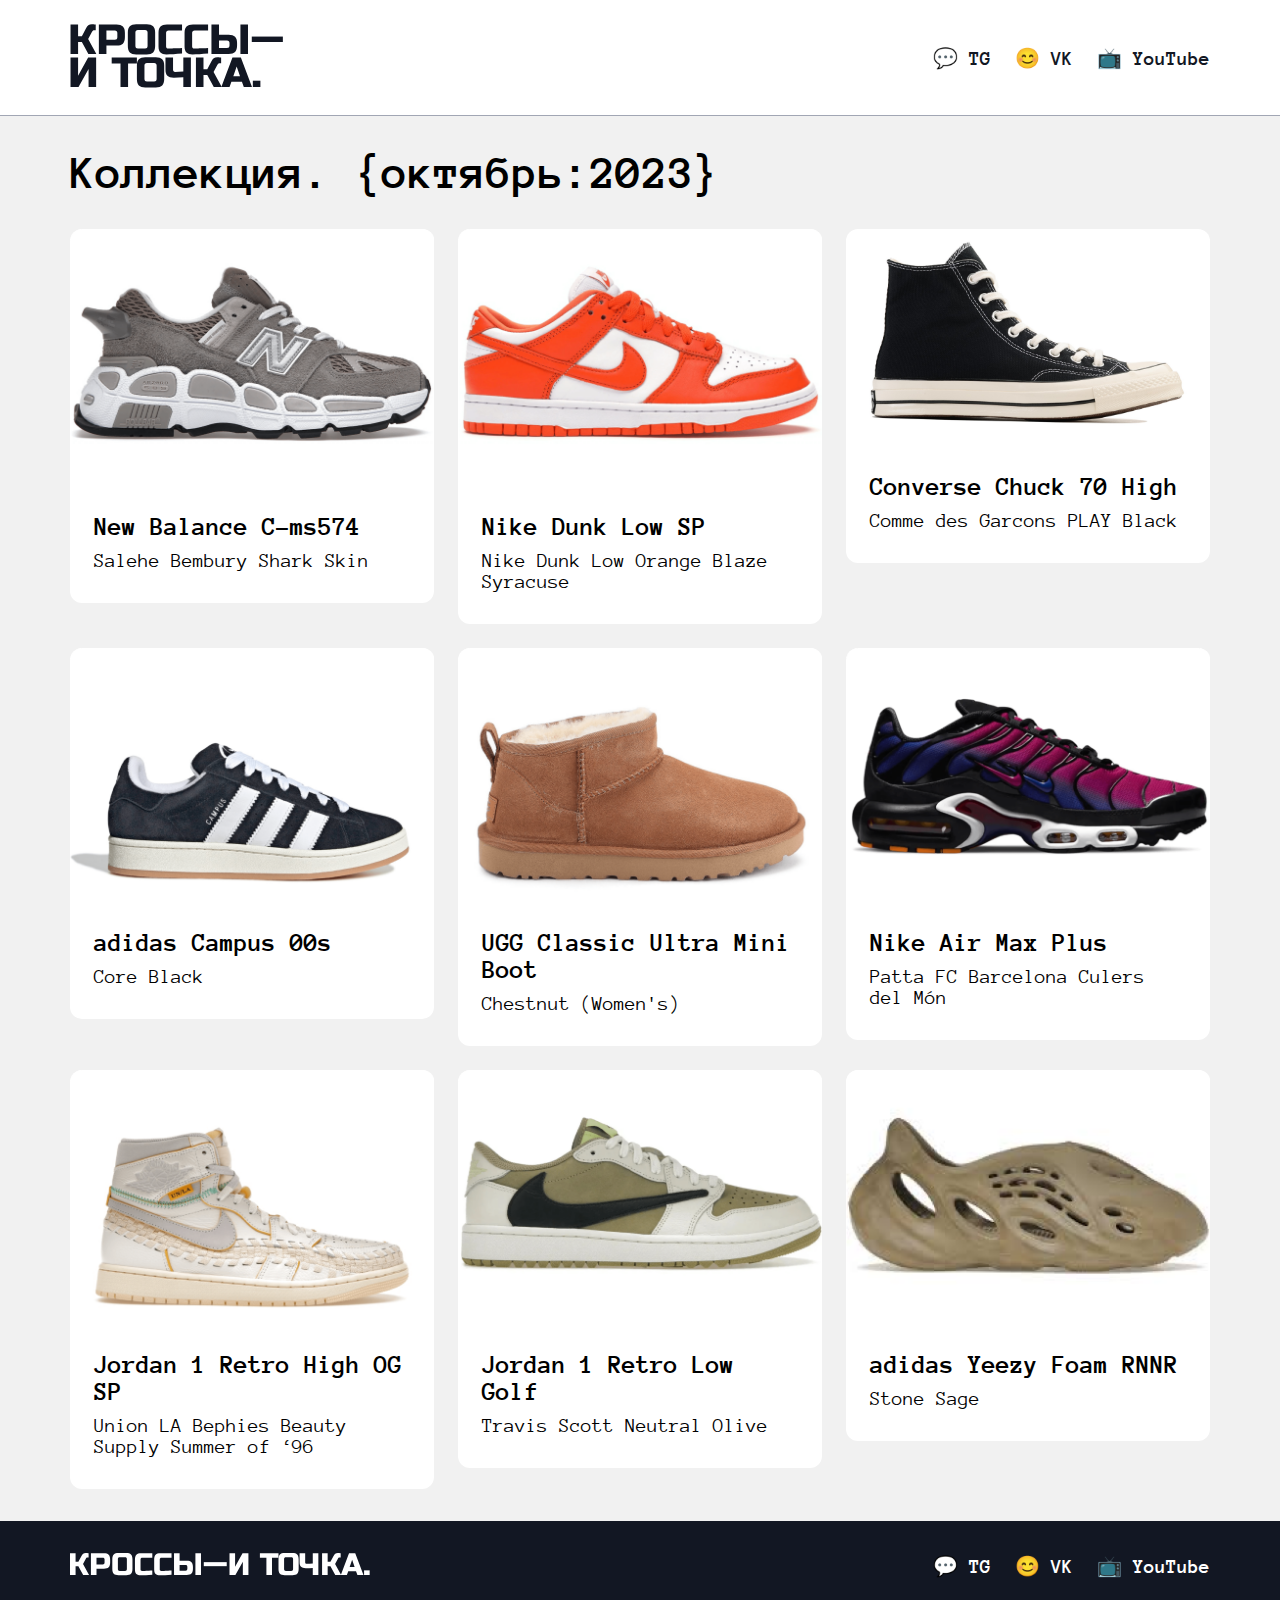
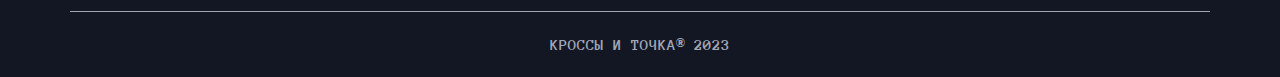
<file: index.html>
<!DOCTYPE html>
<html lang="ru">

<head>
    <meta charset="UTF-8">
    <meta name="viewport" content="width=device-width, initial-scale=1.0">
    <title>Кроссы и точка</title>
    <link href="./style.css" rel="stylesheet" />
</head>

<body>
    <main>
        <header>
            <div class="header-container">
                <a href="./index.html" class="logo-link">
                    <img alt="Кроссы и точка" src="./images/logo.svg" />
                </a>
                <nav>
                    <ul class="nav-list">
                        <li class="nav-item">
                            <a href="./index.html" class="nav-link">💬 TG</a>
                        </li>
                        <li class="nav-item">
                            <a href="./index.html" class="nav-link">😊 VK</a>
                        </li>
                        <li class="nav-item">
                            <a href="./index.html" class="nav-link">📺 YouTube</a>
                        </li>
                    </ul>
                </nav>
            </div>
        </header>

        <div class="content">
            <h1 class="subtitle">Коллекция. {октябрь:2023}</h1>
            <div class="sneakers">
                <div class="sneaker">
                    <a href="./nb574.html"><img alt="New Balance 574 YURT" src="./images/6.png"
                            class="sneaker-image" /></a>
                    <div class="sneaker-info">
                        <h3>New Balance C-ms574</h3>
                        <p>Salehe Bembury Shark Skin</p>
                    </div>

                </div>
                <div class="sneaker">
                    <a href="./dunk.html"><img alt="Nike Dunk Low SP" src="./images/7.png" class="sneaker-image" /></a>
                    <div class="sneaker-info">
                        <h3>Nike Dunk Low SP</h3>
                        <p>Nike Dunk Low Orange Blaze Syracuse</p>
                    </div>
                </div>
                <div class="sneaker">
                    <a href="./convers.html"><img alt="Converse Chuck 70 High" src="./images/4.png"
                            class="sneaker-image" /></a>
                    <div class="sneaker-info">
                        <h3>Converse Chuck 70 High</h3>
                        <p>Comme des Garcons PLAY Black</p>
                    </div>
                </div>
                <div class="sneaker">
                    <img alt="adidas Campus 00s" src="./images/3.png" class="sneaker-image" />
                    <div class="sneaker-info">
                        <h3>adidas Campus 00s</h3>
                        <p>Core Black</p>
                    </div>
                </div>
                <div class="sneaker">
                    <img alt="UGG Classic Ultra Mini Boot" src="./images/5.png" class="sneaker-image" />
                    <div class="sneaker-info">
                        <h3>UGG Classic Ultra Mini Boot</h3>
                        <p>Chestnut (Women's)</p>
                    </div>
                </div>
                <div class="sneaker">
                    <img alt="Nike Air Max Plus" src="./images/1.png" class="sneaker-image" />
                    <div class="sneaker-info">
                        <h3>Nike Air Max Plus</h3>
                        <p>Patta FC Barcelona Culers del Món</p>
                    </div>
                </div>
                <div class="sneaker">
                    <img alt="Jordan 1 Retro High OG SP" src="./images/2.png" class="sneaker-image" />
                    <div class="sneaker-info">
                        <h3>Jordan 1 Retro High OG SP</h3>
                        <p>Union LA Bephies Beauty Supply Summer of ‘96</p>
                    </div>
                </div>
                <div class="sneaker">
                    <img alt="Jordan 1 Retro Low Golf" src="./images/8.png" class="sneaker-image" />
                    <div class="sneaker-info">
                        <h3>Jordan 1 Retro Low Golf</h3>
                        <p>Travis Scott Neutral Olive</p>
                    </div>
                </div>
                <div class="sneaker">
                    <img alt="adidas Yeezy Foam RNNR" src="./images/9.png" class="sneaker-image" />
                    <div class="sneaker-info">
                        <h3>adidas Yeezy Foam RNNR</h3>
                        <p>Stone Sage</p>
                    </div>
                </div>
            </div>
        </div>

        <footer>
            <div class="footer-content">
                <a class="footer__logo-link" href="./index.html">
                    <img alt="Кроссы и точка" src="./images/logo_footer.svg" class="footer__logo-image" />
                </a>
                <nav>
                    <ul class="nav-list">
                        <li class="nav-item">
                            <a href="./index.html" class="nav-link">💬 TG</a>
                        </li>
                        <li class="nav-item">
                            <a href="./index.html" class="nav-link">😊 VK</a>
                        </li>
                        <li class="nav-item">
                            <a href="./index.html" class="nav-link">📺 YouTube</a>
                        </li>
                    </ul>
                </nav>
            </div>
            <div class="copyright">
                <p class="copyright-text">КРОССЫ И ТОЧКА® 2023</p>
            </div>
        </footer>
    </main>
</body>

</html>
</file>
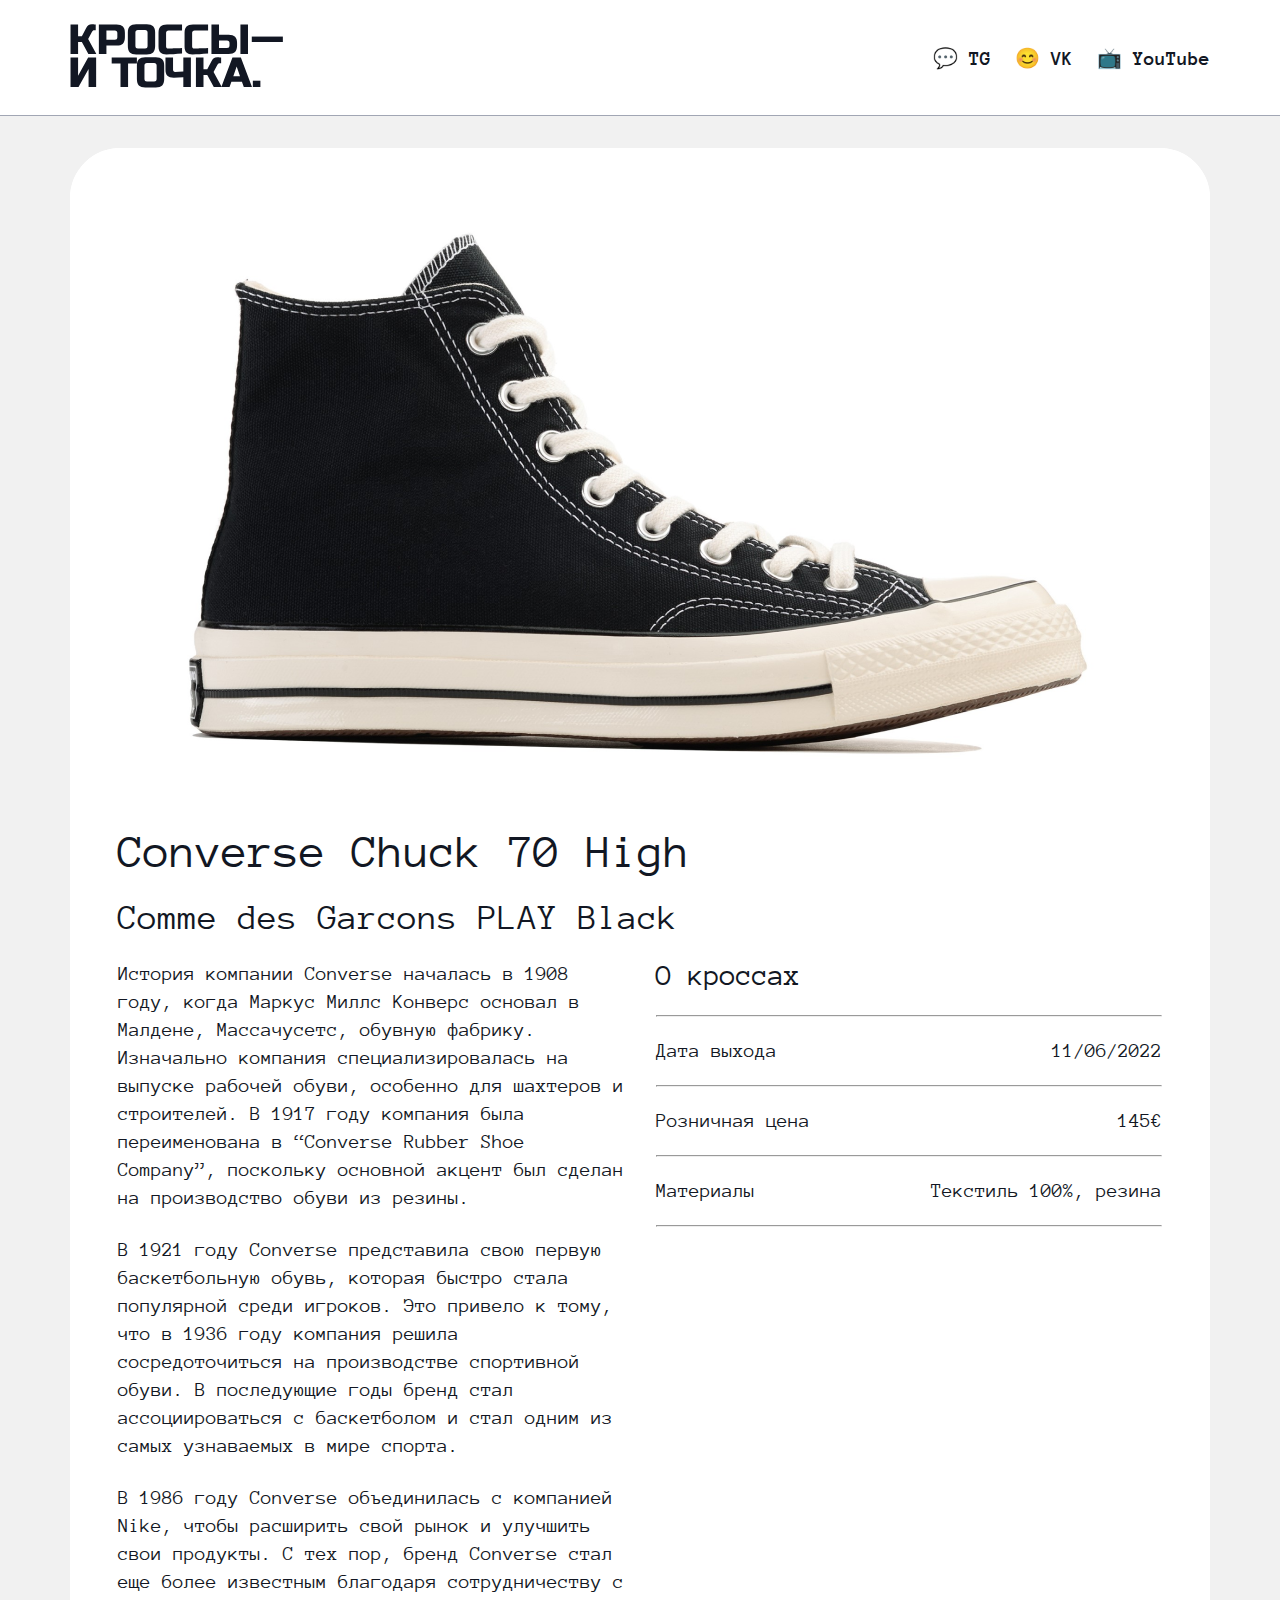
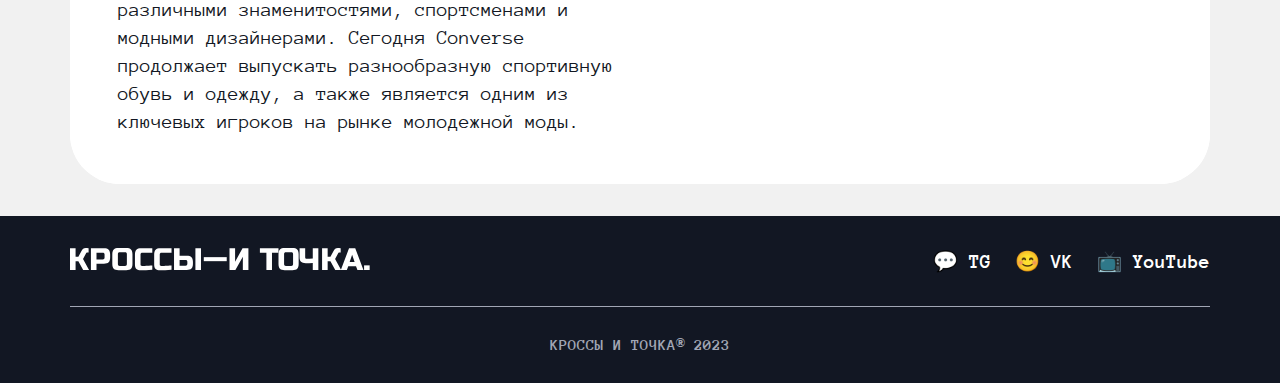
<file: convers.html>
<!DOCTYPE html>
<html lang="ru">

<head>
    <meta charset="UTF-8">
    <meta name="viewport" content="width=device-width, initial-scale=1.0">
    <title>Кроссы и точка</title>
    <link href="./style2.css" rel="stylesheet">
    <link rel="preconnect" href="https://fonts.googleapis.com">
    <link rel="preconnect" href="https://fonts.gstatic.com" crossorigin>
    <link
        href="https://fonts.googleapis.com/css2?family=Anonymous+Pro:wght@400;700&family=IBM+Plex+Mono:wght@400;700&display=swap"
        rel="stylesheet">
</head>

<body>

    <header class="header">
        <div class="header-container">
            <a href="index.html" class="logo-link">
                <img alt="Кроссы и точка" src="./images/logo.svg" />
            </a>
            <nav>
                <ul class="nav-list">
                    <li class="nav-item">
                        <a href="./index.html" class="nav-link">💬 TG</a>
                    </li>
                    <li class="nav-item">
                        <a href="./index.html" class="nav-link">😊 VK</a>
                    </li>
                    <li class="nav-item">
                        <a href="./index.html" class="nav-link">📺 YouTube</a>
                    </li>
                </ul>
            </nav>
        </div>
    </header>


    <main class="main">
        <div class="sneaker">
            <img src="images/4.png" alt="Converse Chuck 70 High" class="main__img">
            <div class="sneaker__title">
                <h1 class="main__title">Converse Chuck 70 High</h1>
                <h2 class="main__subtitle">Comme des Garcons PLAY Black</h2>
                <div class="main__content">
                    <div class="sneaker__info">
                        <p>История компании Converse началась в 1908 году, когда Маркус Миллс Конверс основал в Малдене,
                            Массачусетс, обувную фабрику. Изначально компания специализировалась на выпуске рабочей
                            обуви, особенно для шахтеров и строителей. В 1917 году компания была переименована в
                            “Converse Rubber Shoe Company”, поскольку основной акцент был сделан на производство обуви
                            из резины.</p>
                        <p>
                            В 1921 году Converse представила свою первую баскетбольную обувь, которая быстро стала
                            популярной среди игроков. Это привело к тому, что в 1936 году компания решила
                            сосредоточиться на производстве спортивной обуви. В последующие годы бренд стал
                            ассоциироваться с баскетболом и стал одним из самых узнаваемых в мире спорта.
                        </p>

                        <p>В 1986 году Converse объединилась с компанией Nike, чтобы расширить свой рынок и улучшить
                            свои продукты. С тех пор, бренд Converse стал еще более известным благодаря сотрудничеству с
                            различными знаменитостями, спортсменами и модными дизайнерами. Сегодня Converse продолжает
                            выпускать разнообразную спортивную обувь и одежду, а также является одним из ключевых
                            игроков на рынке молодежной моды.
                        </p>

                    </div>
                    <div class="sneaker__info__cross">
                        <p class="about__sneaker">О кроссах</p>
                        <hr class="line">

                        <div class="sneakers___info">
                            <p class="sneak__informat">Дата выхода</p>
                            <p class="sneak__informat">11/06/2022</p>

                        </div>
                        <hr class="line">
                        <div class="sneakers___info">
                            <p class="sneak__informat">Розничная цена</p>
                            <p class="sneak__informat">145€</p>

                        </div>
                        <hr class="line">
                        <div class="sneakers___info">
                            <p class="sneak__informat">Материалы</p>
                            <p class="sneak__informat">Текстиль 100%, резина</p>

                        </div>
                        <hr class="line">
                    </div>
                </div>
            </div>
        </div>

    </main>


    <footer class="footer">

        <div class="footer-content">
            <a class="footer__logo-link" href="/">
                <img alt="Кроссы и точка" src="./images/logo_footer.svg" class="footer__logo-image" />
            </a>
            <nav>
                <ul class="nav-list">
                    <li class="nav-item">
                        <a href="/" class="nav-link">💬 TG</a>
                    </li>
                    <li class="nav-item">
                        <a href="/" class="nav-link">😊 VK</a>
                    </li>
                    <li class="nav-item">
                        <a href="/" class="nav-link">📺 YouTube</a>
                    </li>
                </ul>
            </nav>
        </div>
        <div class="copyright">
            <p class="copyright-text">КРОССЫ И ТОЧКА® 2023</p>
        </div>
    </footer>


</body>

</html>
</file>
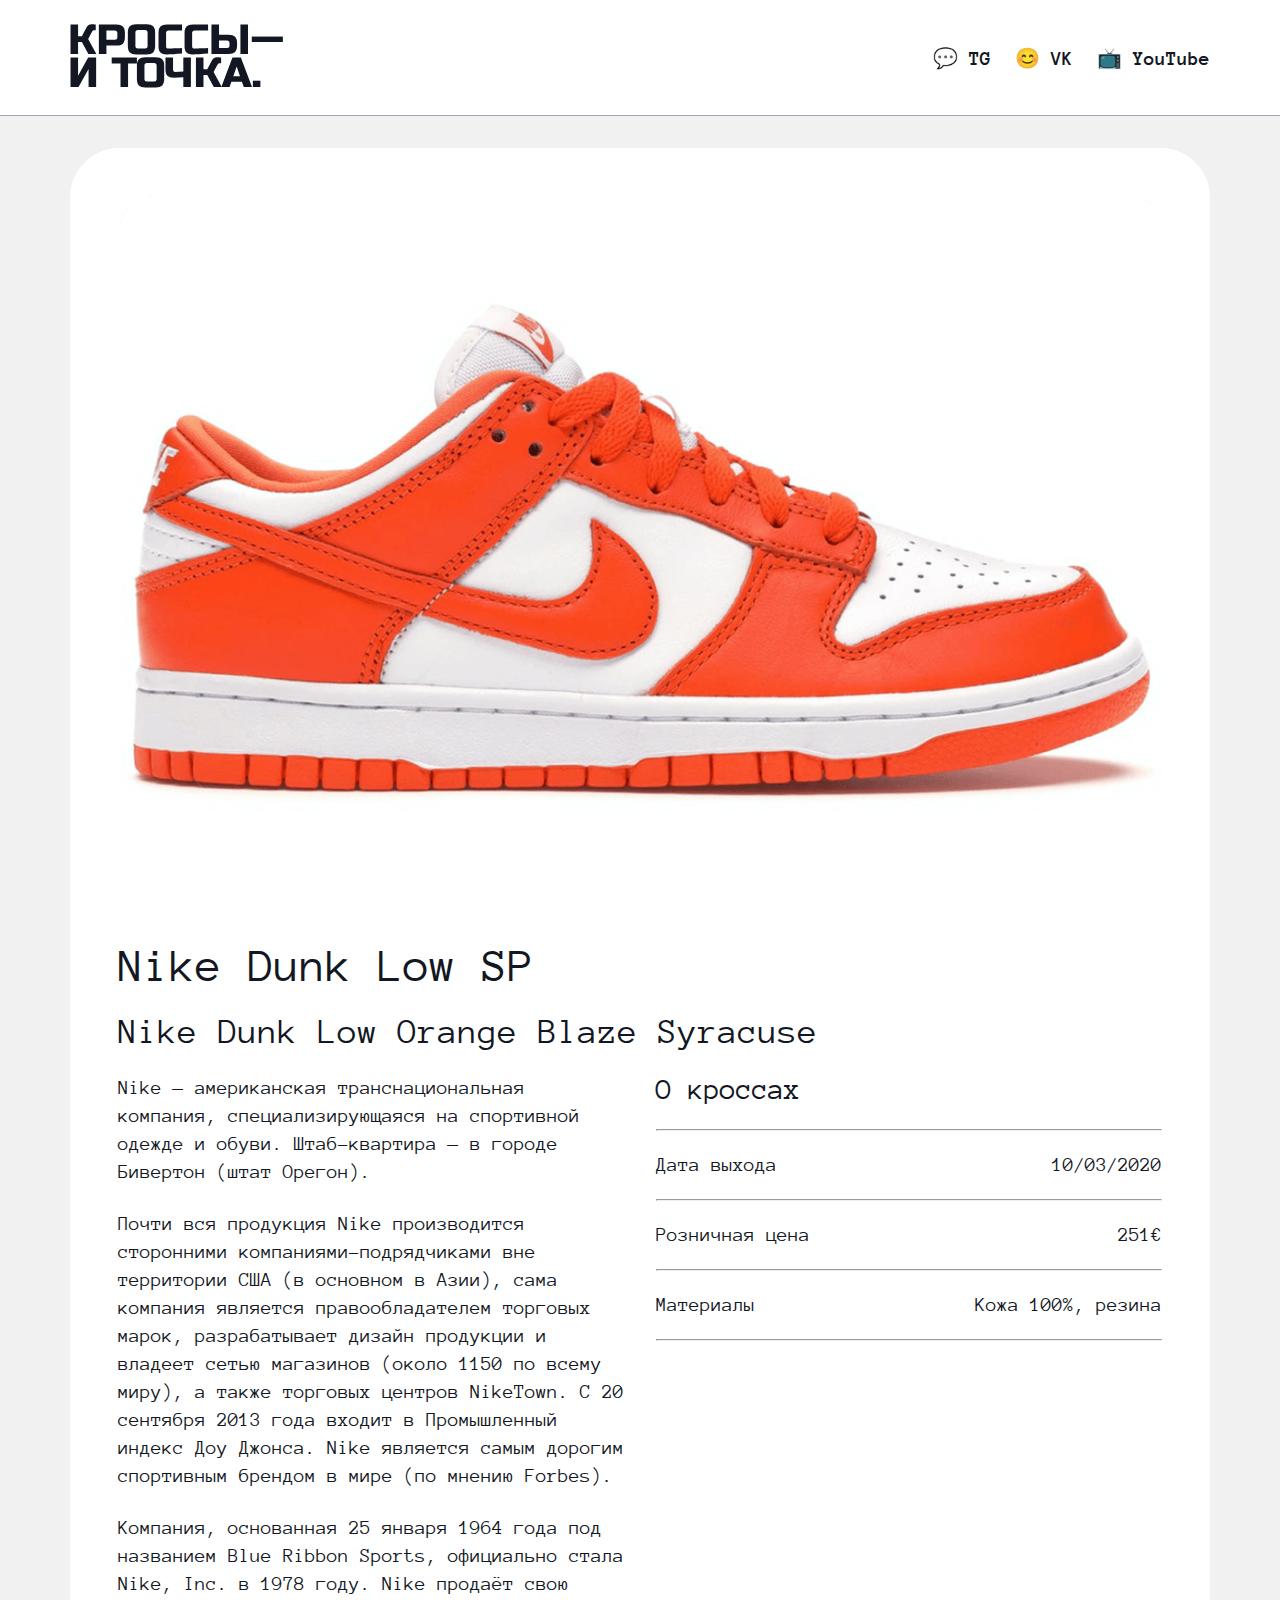
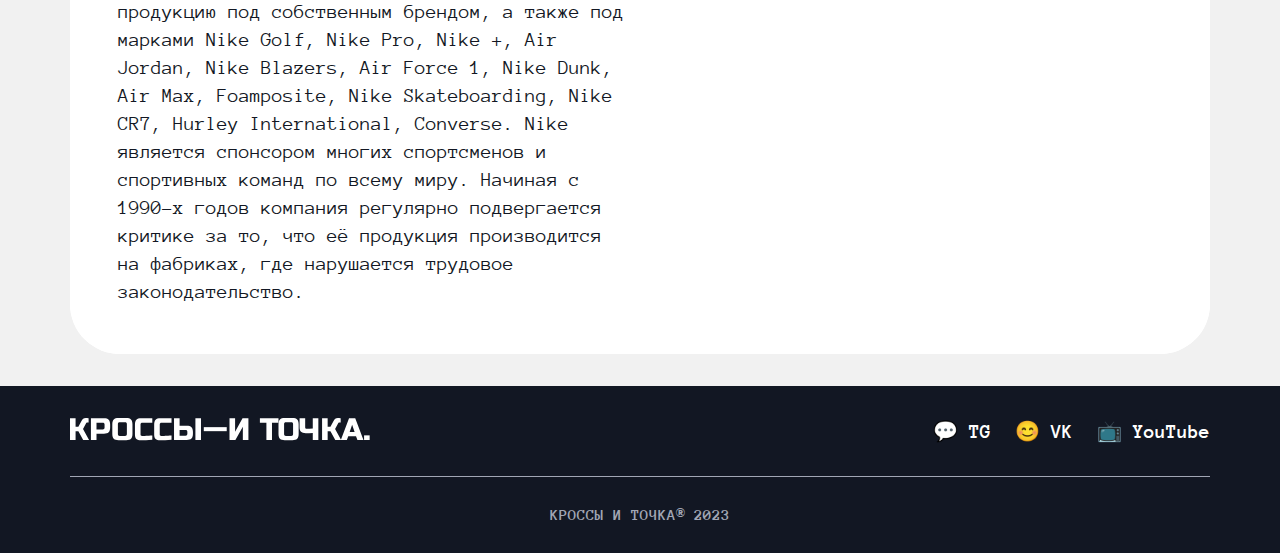
<file: dunk.html>
<!DOCTYPE html>
<html lang="ru">

<head>
    <meta charset="UTF-8">
    <meta name="viewport" content="width=device-width, initial-scale=1.0">
    <title>Кроссы и точка</title>
    <link href="./style2.css" rel="stylesheet">
    <link rel="preconnect" href="https://fonts.googleapis.com">
    <link rel="preconnect" href="https://fonts.gstatic.com" crossorigin>
    <link
        href="https://fonts.googleapis.com/css2?family=Anonymous+Pro:wght@400;700&family=IBM+Plex+Mono:wght@400;700&display=swap"
        rel="stylesheet">
</head>

<body>

    <header class="header">
        <div class="header-container">
            <a href="./index.html" class="logo-link">
                <img alt="Кроссы и точка" src="./images/logo.svg" />
            </a>
            <nav>
                <ul class="nav-list">
                    <li class="nav-item">
                        <a href="./index.html" class="nav-link">💬 TG</a>
                    </li>
                    <li class="nav-item">
                        <a href="./index.html" class="nav-link">😊 VK</a>
                    </li>
                    <li class="nav-item">
                        <a href="./index.html" class="nav-link">📺 YouTube</a>
                    </li>
                </ul>
            </nav>
        </div>
    </header>


    <main class="main">
        <div class="sneaker">
            <img src="images/7.png" alt="Nike Dunk Low SP" class="main__img">
            <div class="sneaker__title">
                <h1 class="main__title">Nike Dunk Low SP</h1>
                <h2 class="main__subtitle">Nike Dunk Low Orange Blaze Syracuse</h2>
                <div class="main__content">
                    <div class="sneaker__info">
                        <p>Nike — американская транснациональная компания, специализирующаяся на спортивной одежде и
                            обуви. Штаб-квартира — в городе Бивертон (штат Орегон).</p>
                        <p>
                            Почти вся продукция Nike производится сторонними компаниями-подрядчиками вне территории США
                            (в основном в Азии), сама компания является правообладателем торговых марок, разрабатывает
                            дизайн продукции и владеет сетью магазинов (около 1150 по всему миру), а также торговых
                            центров NikeTown. С 20 сентября 2013 года входит в Промышленный индекс Доу Джонса. Nike
                            является самым дорогим спортивным брендом в мире (по мнению Forbes).
                        </p>

                        <p>
                            Компания, основанная 25 января 1964 года под названием Blue Ribbon Sports, официально стала
                            Nike, Inc. в 1978 году. Nike продаёт свою продукцию под собственным брендом, а также под
                            марками Nike Golf, Nike Pro, Nike +, Air Jordan, Nike Blazers, Air Force 1, Nike Dunk, Air
                            Max, Foamposite, Nike Skateboarding, Nike CR7, Hurley International, Converse. Nike является
                            спонсором многих спортсменов и спортивных команд по всему миру. Начиная с 1990-х годов
                            компания регулярно подвергается критике за то, что её продукция производится на фабриках,
                            где нарушается трудовое законодательство.
                        </p>


                    </div>
                    <div class="sneaker__info__cross">
                        <p class="about__sneaker">О кроссах</p>
                        <hr class="line">

                        <div class="sneakers___info">
                            <p class="sneak__informat">Дата выхода</p>
                            <p class="sneak__informat">10/03/2020</p>

                        </div>
                        <hr class="line">
                        <div class="sneakers___info">
                            <p class="sneak__informat">Розничная цена</p>
                            <p class="sneak__informat">251€</p>

                        </div>
                        <hr class="line">
                        <div class="sneakers___info">
                            <p class="sneak__informat">Материалы</p>
                            <p class="sneak__informat">Кожа 100%, резина</p>

                        </div>
                        <hr class="line">
                    </div>
                </div>
            </div>
        </div>

    </main>


    <footer class="footer">

        <div class="footer-content">
            <a class="footer__logo-link" href="./index.html">
                <img alt="Кроссы и точка" src="./images/logo_footer.svg" class="footer__logo-image" />
            </a>
            <nav>
                <ul class="nav-list">
                    <li class="nav-item">
                        <a href="./index.html" class="nav-link">💬 TG</a>
                    </li>
                    <li class="nav-item">
                        <a href="./index.html" class="nav-link">😊 VK</a>
                    </li>
                    <li class="nav-item">
                        <a href="./index.html" class="nav-link">📺 YouTube</a>
                    </li>
                </ul>
            </nav>
        </div>
        <div class="copyright">
            <p class="copyright-text">КРОССЫ И ТОЧКА® 2023</p>
        </div>
    </footer>


</body>

</html>
</file>
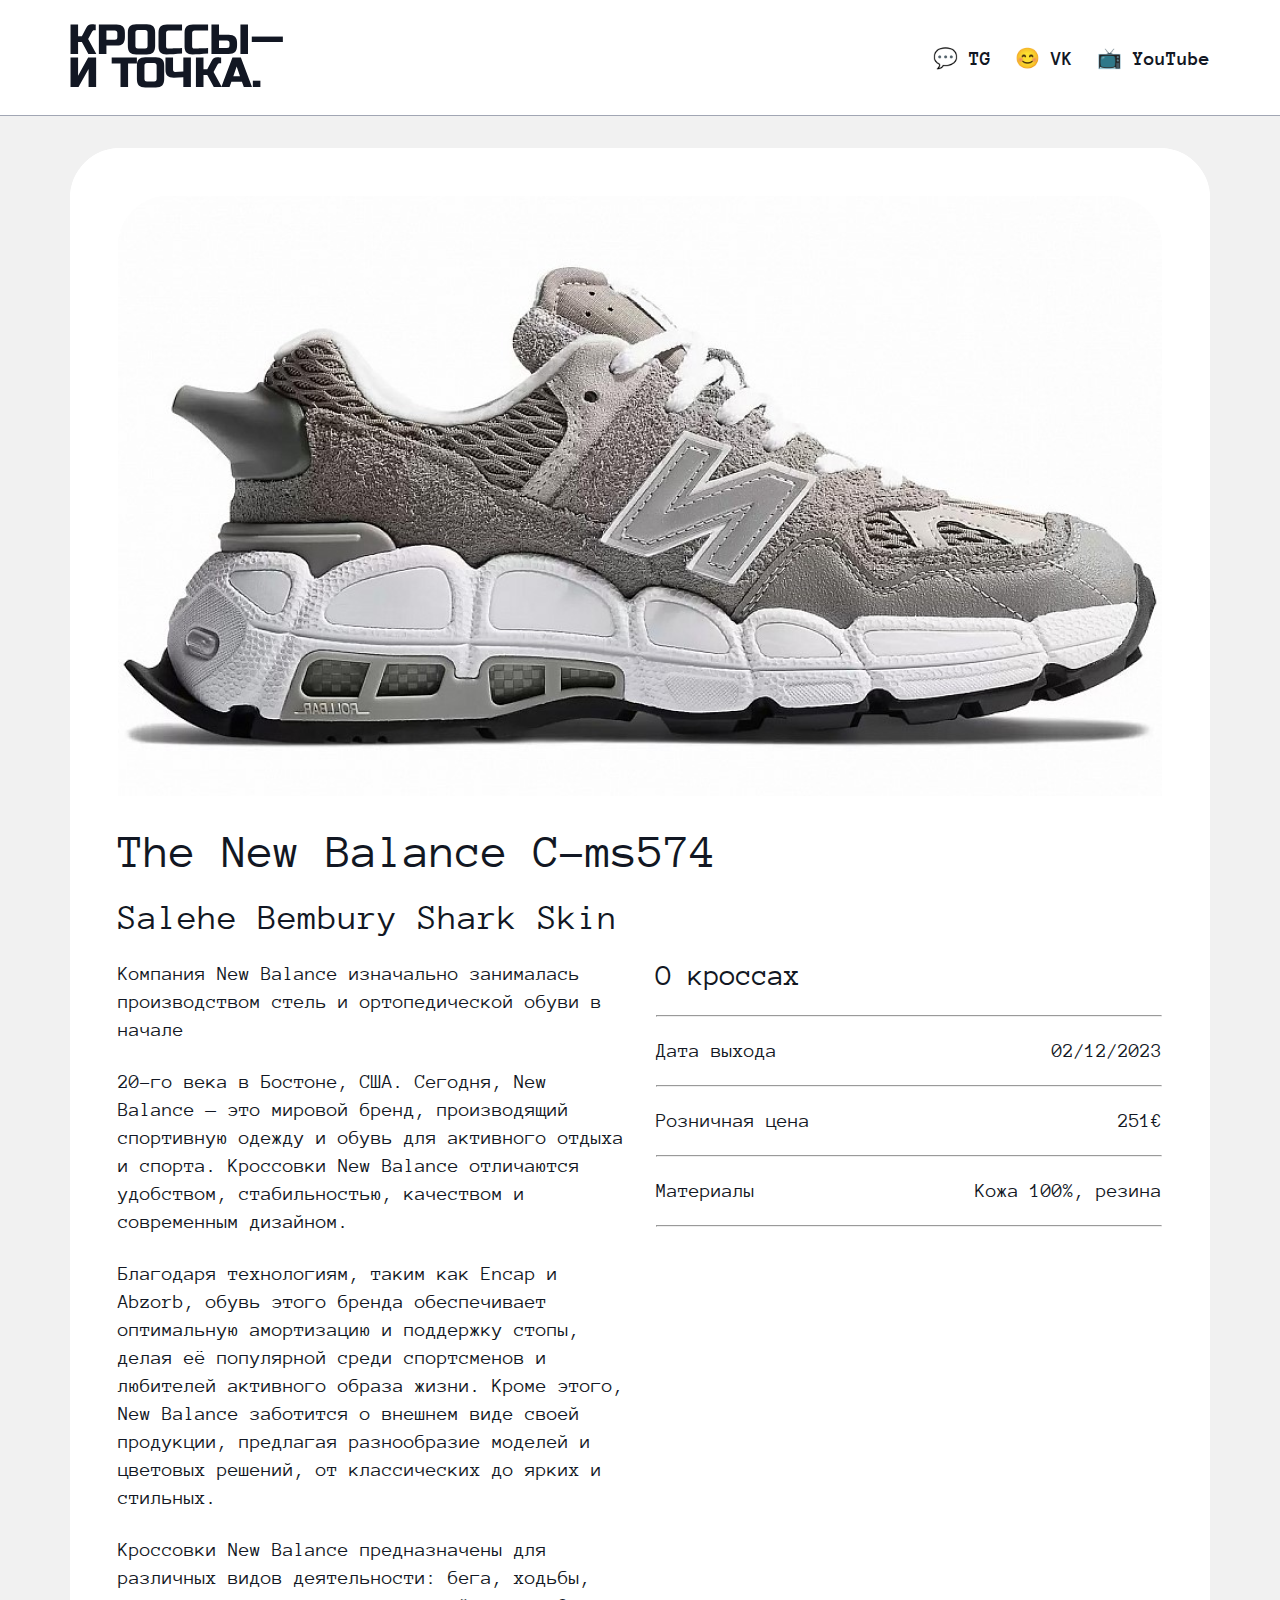
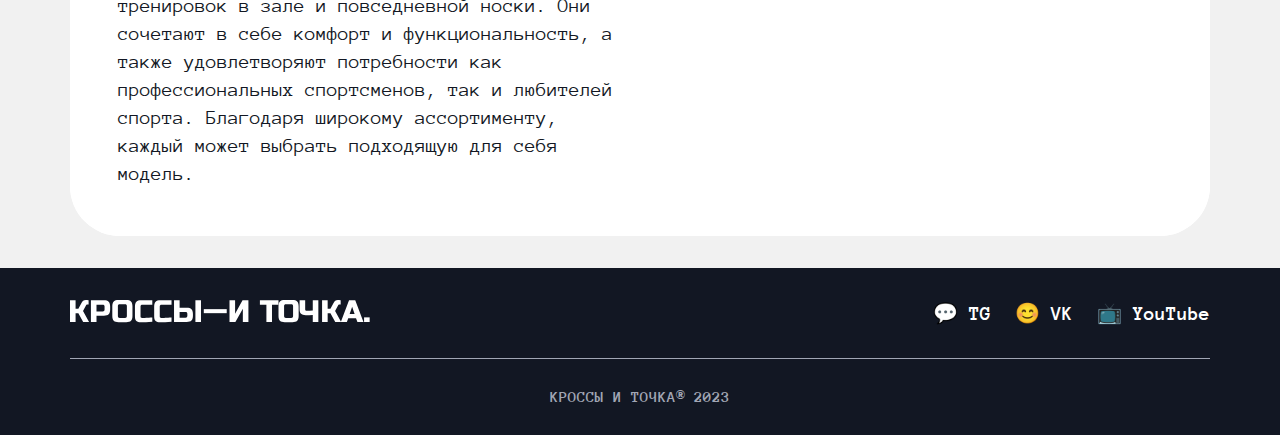
<file: nb574.html>
<!DOCTYPE html>
<html lang="ru">

<head>
    <meta charset="UTF-8">
    <meta name="viewport" content="width=device-width, initial-scale=1.0">
    <title>Кроссы и точка</title>
    <link href="./style2.css" rel="stylesheet">
    <link rel="preconnect" href="https://fonts.googleapis.com">
    <link rel="preconnect" href="https://fonts.gstatic.com" crossorigin>
    <link
        href="https://fonts.googleapis.com/css2?family=Anonymous+Pro:wght@400;700&family=IBM+Plex+Mono:wght@400;700&display=swap"
        rel="stylesheet">
</head>

<body>

    <header class="header">
        <div class="header-container">
            <a href="./index.html" class="logo-link">
                <img alt="Кроссы и точка" src="./images/logo.svg" />
            </a>
            <nav>
                <ul class="nav-list">
                    <li class="nav-item">
                        <a href="./index.html" class="nav-link">💬 TG</a>
                    </li>
                    <li class="nav-item">
                        <a href="./index.html" class="nav-link">😊 VK</a>
                    </li>
                    <li class="nav-item">
                        <a href="./index.html" class="nav-link">📺 YouTube</a>
                    </li>
                </ul>
            </nav>
        </div>
    </header>


    <main class="main">
        <div class="sneaker">
            <img src="images/large_nb_images.png" alt="The New Balance C-ms574" class="main__img">
            <div class="sneaker__title">
                <h1 class="main__title">The New Balance C-ms574</h1>
                <h2 class="main__subtitle">Salehe Bembury Shark Skin</h2>
                <div class="main__content">
                    <div class="sneaker__info">
                        <p>Компания New Balance изначально занималась производством стель
                            и ортопедической обуви в начале </p>
                        <p>
                            20-го века в Бостоне, США. Сегодня, New Balance — это мировой бренд, производящий спортивную
                            одежду и обувь для активного отдыха и спорта. Кроссовки New Balance отличаются удобством,
                            стабильностью, качеством и современным дизайном.
                        </p>

                        <p>Благодаря технологиям, таким как Encap и Abzorb, обувь этого бренда
                            обеспечивает оптимальную амортизацию и поддержку стопы, делая её популярной среди
                            спортсменов и
                            любителей активного образа жизни. Кроме этого, New Balance заботится о внешнем виде своей
                            продукции, предлагая разнообразие моделей и цветовых решений, от классических до ярких
                            и стильных.

                        </p>

                        <p>Кроссовки New Balance предназначены для различных видов деятельности:
                            бега, ходьбы, тренировок в зале и повседневной носки. Они сочетают в себе комфорт
                            и функциональность, а также удовлетворяют потребности как профессиональных спортсменов, так
                            и
                            любителей спорта. Благодаря широкому ассортименту, каждый может выбрать подходящую для себя
                            модель.
                        </p>
                    </div>
                    <div class="sneaker__info__cross">
                        <p class="about__sneaker">О кроссах</p>
                        <hr class="line">

                        <div class="sneakers___info">
                            <p class="sneak__informat">Дата выхода</p>
                            <p class="sneak__informat">02/12/2023</p>

                        </div>
                        <hr class="line">
                        <div class="sneakers___info">
                            <p class="sneak__informat">Розничная цена</p>
                            <p class="sneak__informat">251€</p>

                        </div>
                        <hr class="line">
                        <div class="sneakers___info">
                            <p class="sneak__informat">Материалы</p>
                            <p class="sneak__informat">Кожа 100%, резина</p>

                        </div>
                        <hr class="line">
                    </div>
                </div>
            </div>
        </div>

    </main>


    <footer class="footer">

        <div class="footer-content">
            <a class="footer__logo-link" href="./index.html">
                <img alt="Кроссы и точка" src="./images/logo_footer.svg" class="footer__logo-image" />
            </a>
            <nav>
                <ul class="nav-list">
                    <li class="nav-item">
                        <a href="./index.html" class="nav-link">💬 TG</a>
                    </li>
                    <li class="nav-item">
                        <a href="./index.html" class="nav-link">😊 VK</a>
                    </li>
                    <li class="nav-item">
                        <a href="./index.html" class="nav-link">📺 YouTube</a>
                    </li>
                </ul>
            </nav>
        </div>
        <div class="copyright">
            <p class="copyright-text">КРОССЫ И ТОЧКА® 2023</p>
        </div>
    </footer>


</body>

</html>
</file>
<file: style.css>
/* подключение локальный шрифтов на страницу */
@font-face {
    font-family: "Anonymous Pro";
    src: url(fonts/AnonymousPro-Regular.ttf);
    font-weight: 400;
    font-style: normal;
    display: swap;
}

@font-face {
    font-family: "Anonymous Pro";
    src: url(fonts/AnonymousPro-Bold.ttf);
    font-weight: 700;
    font-style: normal;
    display: swap;
}

* {
    box-sizing: border-box;
}

/* сброс стилей по умолчанию */
body,
h1,
h2,
h3,
p,
ul,
li {
    margin: 0;
}

ul {
    list-style: none;
    padding: 0;
}

a {
    text-decoration: none;
}

/* задание шрифта всей странице */
body {
    font-family: "Anonymous Pro", sans-serif;
}

/* стили для главного контейнера */
main {
    display: flex;
    flex-direction: column;
    align-items: center;
    background: #F1F1F1;
}

/* стили для хедера(шапки) сайта */
header {
    display: flex;
    flex-direction: row;
    align-items: center;
    justify-content: center;
    width: 100%;
    border-bottom: 1px solid #A1A6B4;
    background: white;
}

.header-container {
    display: flex;
    justify-content: space-between;
    width: 100%;
    max-width: 1140px;
    margin: 24px 0 24px;
}

.logo-link {
    max-width: 215px;
}

/* стили для ссылок в хедере и футере */
nav {
    display: flex;
}

.nav-list {
    display: flex;
    align-items: center;
    width: 100%;
    gap: 24px;
}

.nav-item {
    display: inline;
}

.nav-link {
    color: #121723;
    font-size: 20px;
    font-weight: 700;
}

/* стили для  */
.content {

    margin: 32px 0;
    max-width: 1140px;
}

h1 {
    font-size: 48px;
}

/* стили для контейнера кроссовок */
.sneakers {
    display: flex;
    flex-wrap: wrap;
    gap: 24px;
    margin: 32px 0 0;
}



.sneaker {
    transition: transform 0.3s, box-shadow 0.3s;
    transform: translateY(0);
    box-shadow: none;
}

.sneaker:hover {
    transform: translateY(-10px);
    box-shadow: 5px 20px 20px 5px rgba(0, 0, 0, 0.5);
}

/* стили для карточки кроссовок */
.sneaker {
    display: flex;
    flex-direction: column;
    align-items: center;
    max-width: 364px;
    height: 100%;
    border-radius: 12px 12px 12px 12px;
    background: white;
}

.sneaker-image {
    width: 100%;
}

.sneaker-info {
    display: flex;
    flex-direction: column;
    align-items: flex-start;
    gap: 10px;
    width: 100%;
    padding: 32px 24px;
}

h3 {
    font-size: 26px;
}

p {
    font-size: 20px;
}

footer {
    width: 100%;
    display: flex;
    flex-direction: column;
    align-items: center;
    background: #121723;
}

/* стили для футера */
.footer-content {
    display: flex;
    justify-content: space-between;
    width: 100%;
    max-width: 1140px;
    margin: 32px 0;
}

.footer__logo-link {
    max-width: 300px;
    width: 100%;
}

footer .nav-link {
    color: white;
}

.copyright {
    display: flex;
    align-items: center;
    justify-content: center;
    width: 100%;
    max-width: 1140px;
    border-top: 1px solid #A1A6B4;
}

.copyright-text {
    color: #A1A6B4;
    font-size: 16px;
    font-weight: 700;
    margin: 24px 0;
}

@media screen and (max-width: 375px) and (min-width: 200px) {

    .header-container,
    header {
        display: flex;
        width: 100%;
        flex-direction: column;
        align-items: center;
        gap: 24px;
        box-sizing: border-box;
    }

    .sneaker {
        width: 343px;
    }

    .sneakers {
        padding: 0px 16px;
        display: flex;
        justify-content: center;
        align-items: center;
        align-self: stretch;
        flex-wrap: wrap;
        gap: 24px;
        margin: 32px 0 0;
        border-radius: 12px 12px 12px 12px;
    }

    .subtitle {
        gap: 32px;
        padding: 32px 0 32px 0;
        padding: 0 16px;
        padding-left: 16px;
        font-size: 32px;
    }

    .footer-content {
        display: flex;
        width: 100%;
        flex-direction: column;
        align-items: center;
        gap: 24px;
        box-sizing: border-box;
    }
}
</file>
<file: style2.css>
* {
    box-sizing: border-box;
    margin: 0;
    padding: 0;
}

ul {
    list-style: none;
    padding: 0;
}

a {
    text-decoration: none;
}

/* задание шрифта всей странице */
body {

    font-family: "Anonymous Pro", sans-serif;
}

body {
    background-color: #F1F1F1;
    margin: 0;

    display: flex;
    flex-direction: column;
    align-items: flex-start;
}

/* стили для главного контейнера */

.main__img {
    width: 100%;
}

.main {
    /* padding: 48px; */
    max-width: 1140px;
    margin: 32px auto;
    background: #fff;
    display: flex;
    flex-direction: column;
    border-radius: 50px;
}


.main__title {
    color: #121723;
    font-family: Anonymous Pro;
    font-size: 48px;
    font-style: normal;
    font-weight: 400;
    line-height: 100%;
    padding-top: 32px;
}

.sneaker {
    width: 1140px;
    padding: 48px;
    background-color: #fff;
    display: flex;
    flex-direction: column;
    align-items: center;
    column-gap: 32px;
    border-radius: 50px 50px 50px 50px;
}

.main__subtitle {
    color: #121723;
    font-family: Anonymous Pro;
    font-size: 36px;
    font-style: normal;
    font-weight: 400;
    line-height: 100%;
}

.sneaker__info {
    display: flex;
    gap: 24px;
    flex-direction: column;
    align-items: flex-start;
    align-self: stretch;
}

a {
    text-decoration: none;
}

.about__sneaker {
    margin-bottom: 24px;
    color: var(--black, #121723);
    font-family: 'Anonymous Pro';
    font-size: 30px;
    font-style: normal;
    font-weight: 400;
    line-height: normal;
}

.sneaker__info_cross {
    gap: 32px;
    align-self: stretch;
    align-items: flex-start;
    display: flex;
    flex-direction: column;
    justify-content: space-between;
    flex-wrap: wrap;
    width: 1044px;
    height: 784px;
}

.sneakers___info {
    margin: 20px auto;
    display: flex;
    justify-content: space-between;
    align-items: center;
    align-self: stretch;
}


.line {
    height: 1px;
    color: #121723;
}

.sneaker__title {
    display: flex;
    flex-direction: column;
    gap: 24px;
    align-items: stretch;
    background-color: #fff;
}

.sneaker__info {
    flex: 1;
}

.sneaker__info__cross {
    flex: 1;
}


p {
    color: var(--black, #121723);
    font-family: Anonymous Pro;
    font-size: 20px;
    font-style: normal;
    font-weight: 400;
    line-height: 28px;
    /* 140% */
}

.main__content {
    display: flex;
    gap: 32px;

    background-color: #fff;
}


/* стили для хедера(шапки) сайта */
header {
    display: flex;
    flex-direction: row;
    align-items: center;
    justify-content: center;
    width: 100%;
    border-bottom: 1px solid #A1A6B4;
    background: white;
}

.header-container {
    display: flex;
    justify-content: space-between;
    width: 100%;
    max-width: 1140px;
    margin: 24px 0 24px;
}

.logo-link {
    max-width: 215px;
}

/* стили для ссылок в хедере и футере */
nav {
    display: flex;
}

.nav-list {
    display: flex;
    align-items: center;
    width: 100%;
    gap: 24px;
}

.nav-item {
    display: inline;
}

.nav-link {
    color: #121723;
    font-size: 20px;
    font-weight: 700;
}

footer {
    width: 100%;
    display: flex;
    flex-direction: column;
    align-items: center;
    background: #121723;
}

/* стили для футера */
.footer-content {
    display: flex;
    justify-content: space-between;
    width: 100%;
    max-width: 1140px;
    margin: 32px 0;
}

.footer__logo-link {
    max-width: 300px;
    width: 100%;
}

footer .nav-link {
    color: white;
}

.copyright {
    display: flex;
    align-items: center;
    justify-content: center;
    width: 100%;
    max-width: 1140px;
    border-top: 1px solid #A1A6B4;
}

.copyright-text {
    color: #A1A6B4;
    font-size: 16px;
    font-weight: 700;
    margin: 24px 0;
}



@media screen and (min-width: 375px) and (max-width: 768px){

    .header-container,
    header {
        display: flex;
        width: 375px;
        flex-direction: column;
        align-items: center;
        gap: 24px;
        box-sizing: border-box;
    }

    img {
        max-width: 100%;
    }

    .sneaker {
        display: flex;
        flex-direction: column;
        margin: 0 auto;
        width: 360px;
        padding: 0 24px;
        align-items: center;
        margin-bottom: 24px;
        margin-top: 24px;
        border-radius: 12px 12px 12px 12px;
    }


    .footer-content {
        display: flex;
        width: 375px;
        flex-direction: column;
        align-items: center;
        gap: 24px;
        box-sizing: border-box;
    }

    .sneak__informat {
        color: var(--black, #121723);
        text-align: right;
        font-family: Anonymous Pro;
        font-size: 16px;
        font-style: normal;
        font-weight: 400;
        line-height: normal;
    }

    .sneaker__title {
        display: flex;
        flex-direction: column;
    }

    .main__title {
        font-size: 32px;
    }

    .sneaker__info {
        color: var(--black, #121723);
        font-family: Anonymous Pro;
        font-size: 16px;
        font-style: normal;
        font-weight: 400;
        line-height: 24px;
        /* 150% */
    }

    .main__subtitle {
        font-size: 20px;
    }

    .main__content {
        display: flex;
        flex-direction: column;
        justify-content: center;
        width: auto;
        height: auto;
    }

    body {
        margin: 0px;
        padding: 0px;
    }
}
</file>
